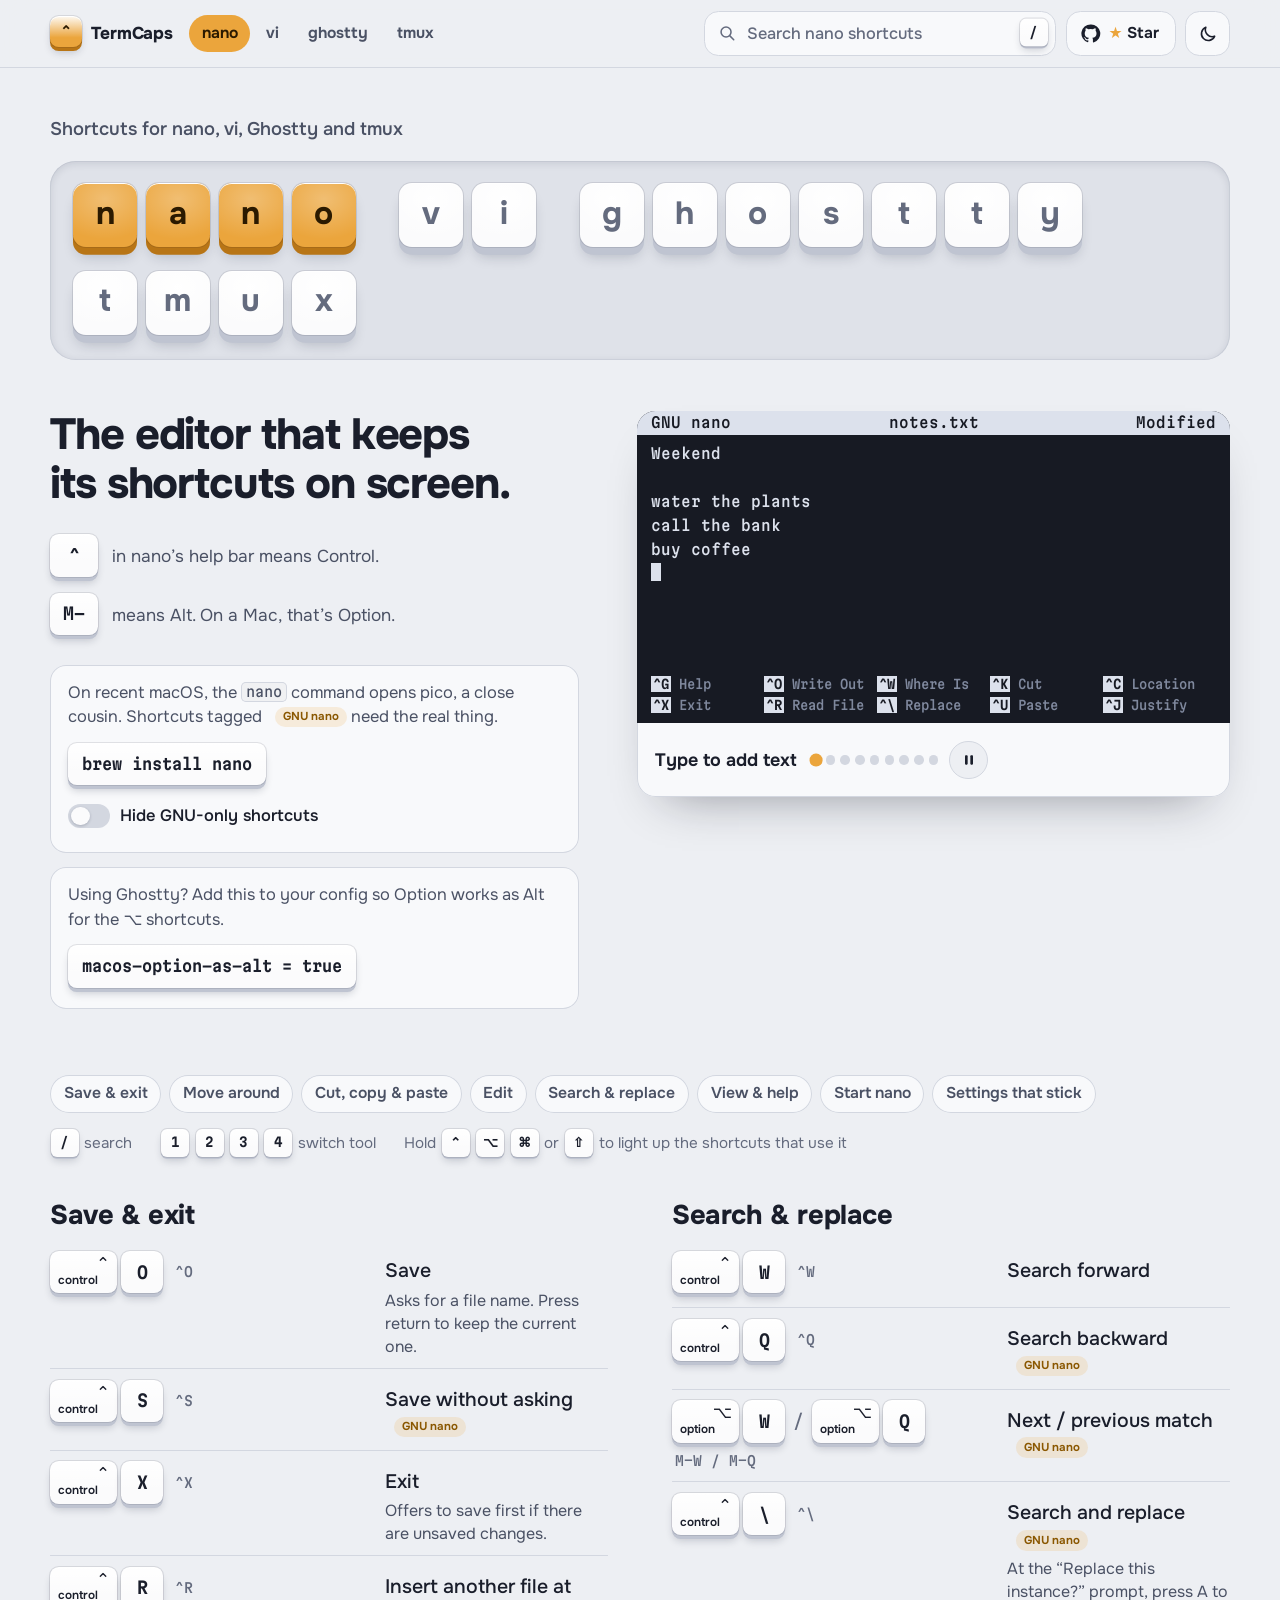
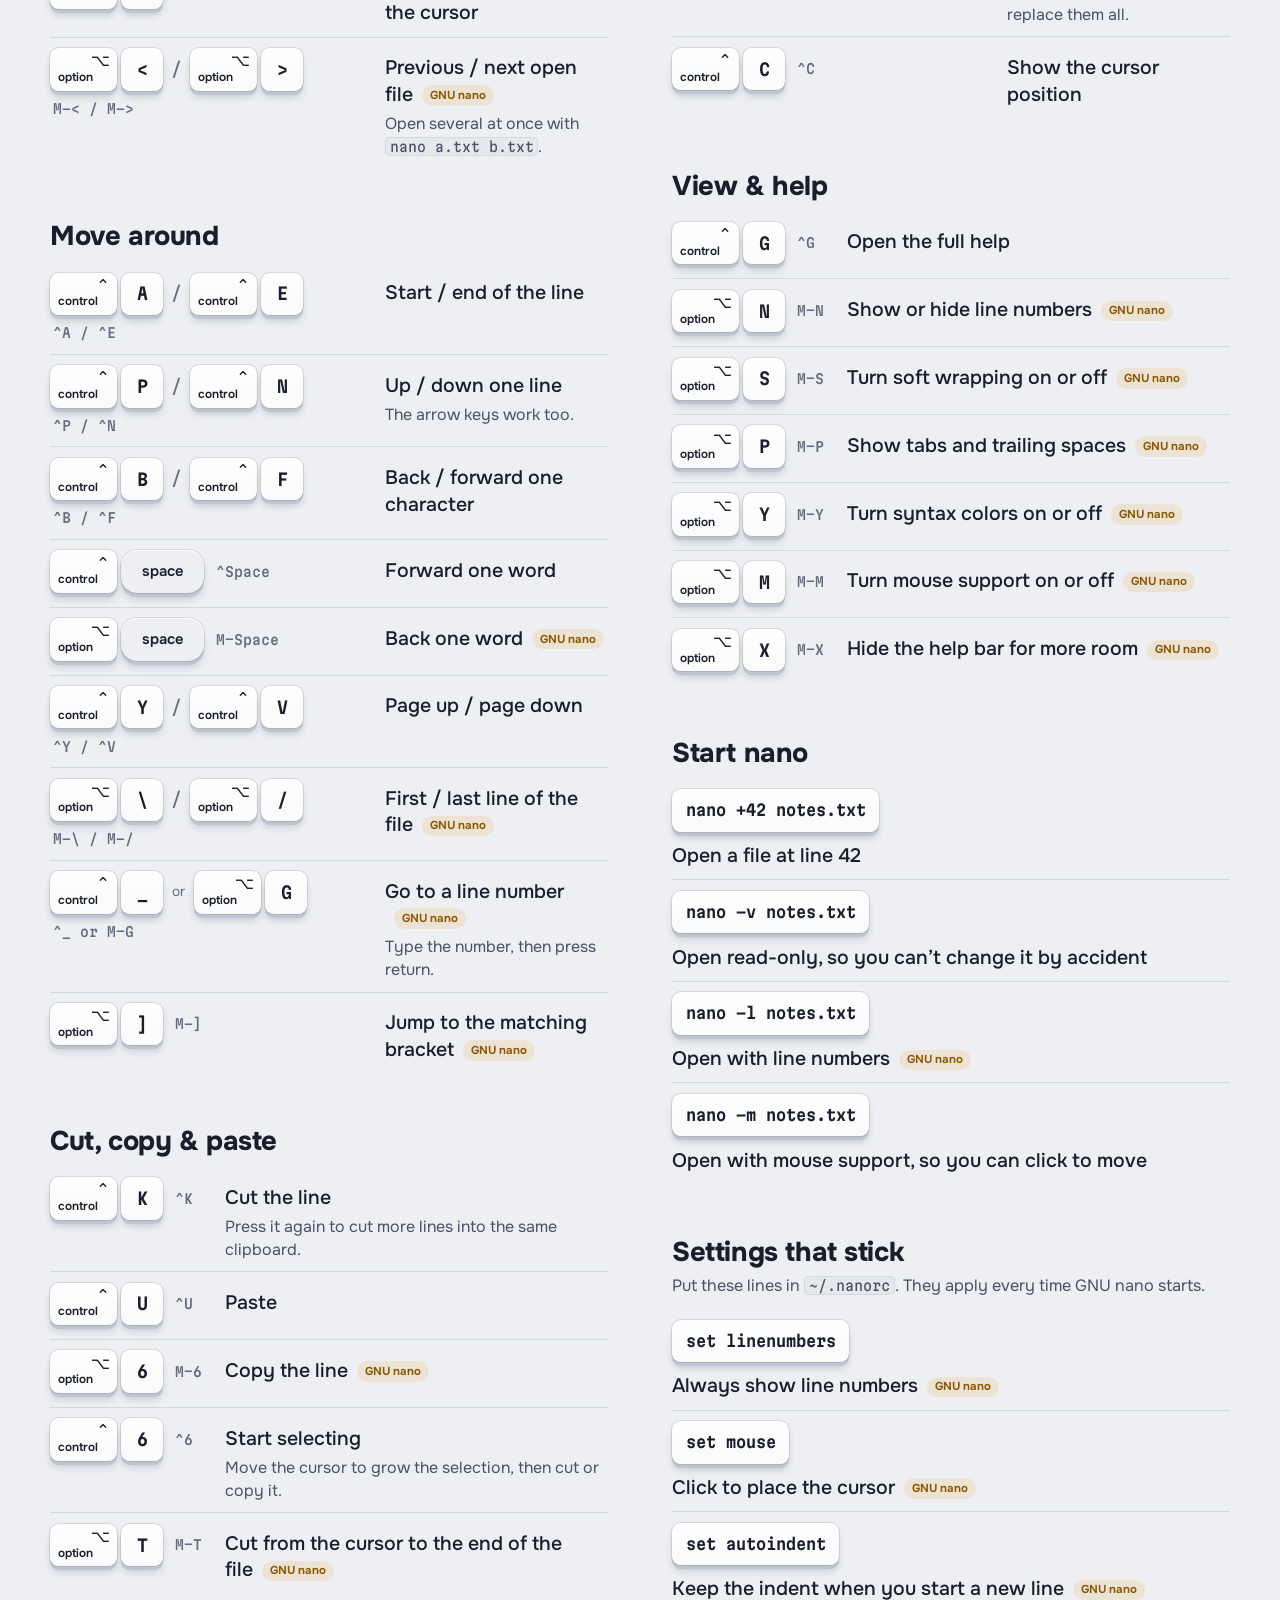
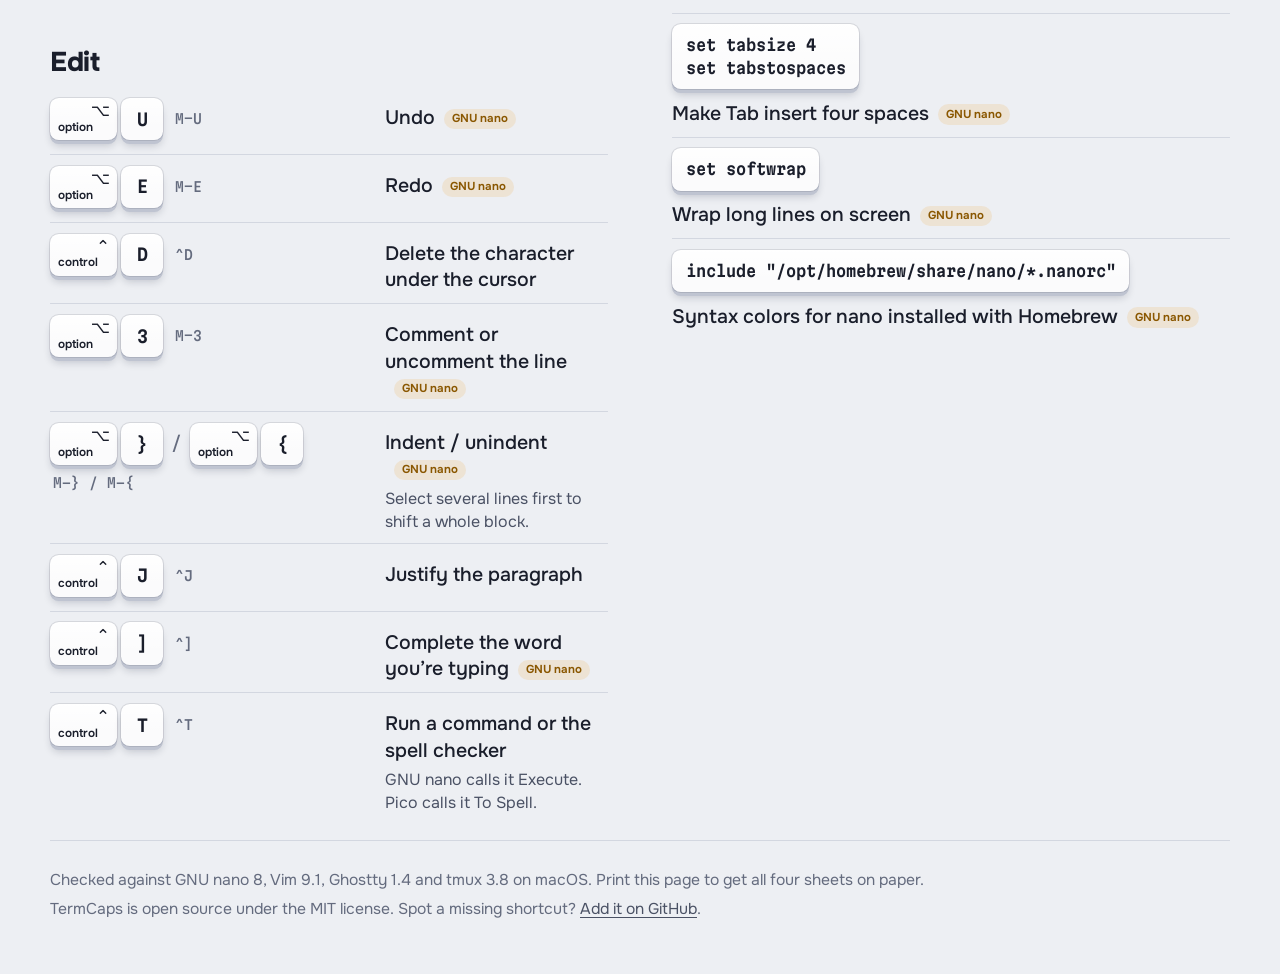
<file: index.html>
<!doctype html>
<html lang="en" data-tool="nano">
<head>
  <meta charset="utf-8">
  <meta name="viewport" content="width=device-width, initial-scale=1">
  <title>TermCaps: shortcuts for nano, vi, Ghostty and tmux</title>
  <meta name="description" content="Shortcuts for nano, vi, Ghostty and tmux, drawn as keycaps you can see.">
  <meta name="author" content="Nitin Sharma (nitin7dc)">
  <link rel="canonical" href="https://termcaps.com/">
  <link rel="icon" href="favicon.svg" type="image/svg+xml">
  <link rel="apple-touch-icon" href="apple-touch-icon.png">
  <meta name="theme-color" content="#edeff3" media="(prefers-color-scheme: light)">
  <meta name="theme-color" content="#15171d" media="(prefers-color-scheme: dark)">
  <meta property="og:type" content="website">
  <meta property="og:site_name" content="TermCaps">
  <meta property="og:title" content="TermCaps: shortcuts for nano, vi, Ghostty and tmux">
  <meta property="og:description" content="Shortcuts for nano, vi, Ghostty and tmux, drawn as keycaps you can see.">
  <meta property="og:url" content="https://termcaps.com/">
  <meta property="og:image" content="https://termcaps.com/docs/social-preview.png">
  <meta property="og:image:width" content="1280">
  <meta property="og:image:height" content="640">
  <meta property="og:image:alt" content="The word termcaps spelled in keycaps, with example shortcuts for nano, vi, Ghostty and tmux">
  <meta name="twitter:card" content="summary_large_image">
  <link rel="preconnect" href="https://fonts.googleapis.com">
  <link rel="preconnect" href="https://fonts.gstatic.com" crossorigin>
  <link rel="stylesheet" href="https://fonts.googleapis.com/css2?family=Martian+Mono:wdth,wght@75..112.5,400..700&family=Onest:wght@400..800&display=swap">
  <link rel="stylesheet" href="styles.css">
  <script>
    try { var t = localStorage.getItem('ks-theme'); if (t) document.documentElement.dataset.theme = t; } catch (e) {}
  </script>
</head>
<body>
  <header class="bar">
    <div class="bar-in">
      <a class="brand" href="#top"><span class="cap" aria-hidden="true">⌃</span><span class="brand-name">TermCaps</span></a>
      <nav class="mini" id="mini" aria-label="Switch tool"></nav>
      <div class="bar-right">
        <label class="search">
          <svg viewBox="0 0 24 24" aria-hidden="true"><circle cx="10.5" cy="10.5" r="6.5"/><path d="m15.5 15.5 5 5"/></svg>
          <input id="q" type="search" placeholder="Search nano shortcuts" autocomplete="off" spellcheck="false" aria-label="Search shortcuts">
          <span class="cap sm" aria-hidden="true">/</span>
        </label>
        <a class="gh-link" href="https://github.com/nitin7dc/termcaps" aria-label="Star TermCaps on GitHub">
          <svg viewBox="0 0 24 24" aria-hidden="true"><path d="M12 .5a11.5 11.5 0 0 0-3.64 22.41c.58.1.79-.25.79-.56v-2c-3.2.7-3.88-1.37-3.88-1.37-.52-1.33-1.28-1.69-1.28-1.69-1.04-.71.08-.7.08-.7 1.16.08 1.77 1.19 1.77 1.19 1.03 1.76 2.7 1.25 3.36.96.1-.75.4-1.25.73-1.54-2.56-.29-5.25-1.28-5.25-5.68 0-1.26.45-2.28 1.19-3.09-.12-.29-.52-1.46.11-3.05 0 0 .97-.31 3.17 1.18a11 11 0 0 1 5.77 0c2.2-1.49 3.17-1.18 3.17-1.18.63 1.59.23 2.76.11 3.05.74.81 1.19 1.83 1.19 3.09 0 4.41-2.7 5.38-5.26 5.67.41.36.78 1.06.78 2.14v3.17c0 .31.21.67.8.56A11.5 11.5 0 0 0 12 .5z"/></svg>
          <span><b class="gh-star" aria-hidden="true">★</b> Star</span>
        </a>
        <button id="theme" class="icon-btn" type="button" aria-label="Switch theme"></button>
      </div>
    </div>
  </header>

  <main id="top">
    <section class="hero">
      <h1>Shortcuts for nano, vi, Ghostty and tmux</h1>
      <div class="plate" id="words" role="tablist" aria-label="Tools"></div>
    </section>

    <div id="panels"></div>

    <footer>
      <p>Checked against GNU nano 8, Vim 9.1, Ghostty 1.4 and tmux 3.8 on macOS. Print this page to get all four sheets on paper.</p>
      <p>TermCaps is open source under the MIT license. Spot a missing shortcut? <a href="https://github.com/nitin7dc/termcaps">Add it on GitHub</a>.</p>
    </footer>
  </main>

  <div class="toast" id="toast" role="status" aria-live="polite"></div>

  <script src="data.js"></script>
  <script src="keys.js"></script>
  <script src="demos.js"></script>
  <script src="app.js"></script>
</body>
</html>
</file>
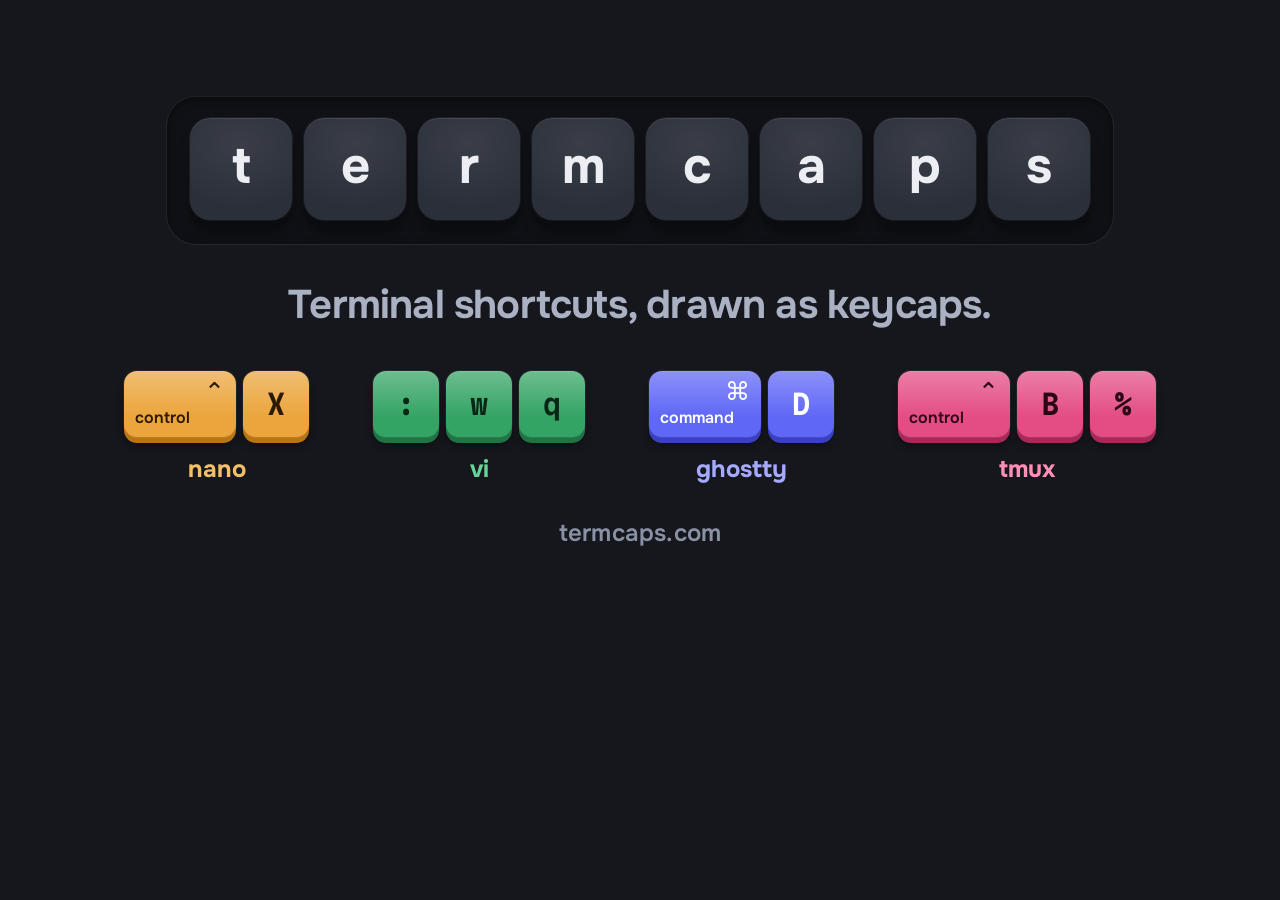
<file: docs/social-preview.html>
<!doctype html>
<html lang="en" data-theme="dark">
<head>
  <meta charset="utf-8">
  <title>TermCaps social preview</title>
  <!-- Rendered to social-preview.png at 1280x640 for GitHub and link previews. -->
  <link rel="stylesheet" href="https://fonts.googleapis.com/css2?family=Martian+Mono:wdth,wght@75..112.5,400..700&family=Onest:wght@400..800&display=swap">
  <link rel="stylesheet" href="../styles.css">
  <style>
    html, body { width: 1280px; height: 640px; margin: 0; overflow: hidden; }
    body { display: grid; place-items: center; background: var(--bg); }
    .card { display: flex; flex-direction: column; align-items: center; }

    .title {
      display: flex;
      gap: 12px;
      padding: 22px 24px 16px;
      border-radius: 30px;
      background: var(--plate);
      box-shadow: inset 0 2px 8px var(--plate-shadow), inset 0 0 0 1px var(--line);
    }
    .title .lc { --s: 102px; --d0: 9px; color: var(--ink); }

    .tagline { margin: 38px 0 44px; font: 650 40px/1.1 var(--sans); letter-spacing: -0.02em; color: var(--ink-2); }

    .tools { display: flex; gap: 64px; }
    .tool { display: flex; flex-direction: column; align-items: center; gap: 14px; }
    .tool .keys { display: flex; gap: 7px; }
    .tool .cap {
      --h: 66px;
      --d0: 6px;
      min-width: 66px;
      border-radius: 13px;
      font-size: 28px;
      background-color: var(--c);
      color: var(--c-on);
      --cap-side: var(--c-side);
      --sheen: rgba(255, 255, 255, 0.28);
    }
    .tool .cap.two { min-width: 112px; padding: 0 11px 11px; }
    .tool .cap.two b { top: 9px; right: 11px; font-size: 25px; }
    .tool .cap.two i { font-size: 16px; }
    .tool .name { font: 700 24px/1 var(--sans); color: var(--c-ink); }
    .nano { --c: var(--nano); --c-on: var(--nano-on); --c-side: var(--nano-side); --c-ink: var(--nano-ink); }
    .vi { --c: var(--vi); --c-on: var(--vi-on); --c-side: var(--vi-side); --c-ink: var(--vi-ink); }
    .ghostty { --c: var(--ghostty); --c-on: var(--ghostty-on); --c-side: var(--ghostty-side); --c-ink: var(--ghostty-ink); }
    .tmux { --c: var(--tmux); --c-on: var(--tmux-on); --c-side: var(--tmux-side); --c-ink: var(--tmux-ink); }

    .url { margin: 40px 0 0; font: 600 24px/1 var(--sans); color: var(--ink-3); letter-spacing: 0.01em; }
  </style>
</head>
<body>
  <div class="card">
    <div class="title" aria-label="termcaps">
      <span class="lc">t</span><span class="lc">e</span><span class="lc">r</span><span class="lc">m</span><span class="lc">c</span><span class="lc">a</span><span class="lc">p</span><span class="lc">s</span>
    </div>

    <p class="tagline">Terminal shortcuts, drawn as keycaps.</p>

    <div class="tools">
      <div class="tool nano">
        <div class="keys"><span class="cap two"><b>⌃</b><i>control</i></span><span class="cap">X</span></div>
        <span class="name">nano</span>
      </div>
      <div class="tool vi">
        <div class="keys"><span class="cap">:</span><span class="cap">w</span><span class="cap">q</span></div>
        <span class="name">vi</span>
      </div>
      <div class="tool ghostty">
        <div class="keys"><span class="cap two"><b>⌘</b><i>command</i></span><span class="cap">D</span></div>
        <span class="name">ghostty</span>
      </div>
      <div class="tool tmux">
        <div class="keys"><span class="cap two"><b>⌃</b><i>control</i></span><span class="cap">B</span><span class="cap">%</span></div>
        <span class="name">tmux</span>
      </div>
    </div>

    <p class="url">termcaps.com</p>
  </div>
</body>
</html>
</file>
<file: styles.css>
/* ============ Tokens ============ */
@property --d {
  syntax: '<length>';
  inherits: true;
  initial-value: 4px;
}

:root {
  --sans: 'Onest', ui-sans-serif, system-ui, -apple-system, 'Segoe UI', sans-serif;
  --mono: 'Martian Mono', ui-monospace, 'SF Mono', Menlo, monospace;
  --max: 1260px;
  --gut: clamp(16px, 4vw, 40px);

  --bg: #edeff3;
  --surface: #f8f9fb;
  --plate: #dfe2e9;
  --plate-shadow: rgba(20, 26, 50, 0.12);
  --ink: #1a1e2b;
  --ink-2: #4a5164;
  --ink-3: #646b7e;
  --line: #d3d7e0;
  --row-hover: rgba(26, 30, 43, 0.035);

  --cap: #fbfbfc;
  --sheen: rgba(255, 255, 255, 0.95);
  --cap-ink: #1a1e2b;
  --cap-side: #bfc4d1;
  --cap-edge: rgba(20, 24, 40, 0.11);
  --cap-hi: rgba(255, 255, 255, 1);
  --cap-shadow: rgba(20, 26, 50, 0.22);

  --term: #171a23;
  --term-2: #222634;
  --term-ink: #dce1ec;
  --term-dim: #7f889d;

  --nano: #eba53c; --nano-side: #b87516; --nano-on: #2b1a00; --nano-ink: #8a5700; --nano-soft: rgba(235, 165, 60, 0.17);
  --vi: #34a464; --vi-side: #1f7444; --vi-on: #062616; --vi-ink: #1b7343; --vi-soft: rgba(52, 164, 100, 0.15);
  --ghostty: #5f67f6; --ghostty-side: #3a40c2; --ghostty-on: #ffffff; --ghostty-ink: #3f47d4; --ghostty-soft: rgba(95, 103, 246, 0.14);
  --tmux: #e34d84; --tmux-side: #a8285a; --tmux-on: #2b0716; --tmux-ink: #b02a5c; --tmux-soft: rgba(227, 77, 132, 0.14);
  --tmux-green: #4cba5a; /* tmux's default status bar, used in the demo */

  color-scheme: light;
}

@media (prefers-color-scheme: dark) {
  :root:not([data-theme='light']) {
    --bg: #15171d;
    --surface: #1d2028;
    --plate: #0f1116;
    --plate-shadow: rgba(0, 0, 0, 0.5);
    --ink: #eceef4;
    --ink-2: #aab1c3;
    --ink-3: #8a91a5;
    --line: #2b303b;
    --row-hover: rgba(255, 255, 255, 0.03);
    --cap: #2b2f3a;
    --sheen: rgba(255, 255, 255, 0.07);
    --cap-ink: #eceef4;
    --cap-side: #0a0c10;
    --cap-edge: rgba(255, 255, 255, 0.06);
    --cap-hi: rgba(255, 255, 255, 0.09);
    --cap-shadow: rgba(0, 0, 0, 0.55);
    --term: #0d0f14;
    --term-2: #1a1d27;
    --nano-ink: #f5c065; --nano-soft: rgba(235, 165, 60, 0.14);
    --vi-ink: #66d396; --vi-soft: rgba(52, 164, 100, 0.14);
    --ghostty-ink: #a5aaff; --ghostty-soft: rgba(95, 103, 246, 0.18);
    --tmux-ink: #ff8fb6; --tmux-soft: rgba(227, 77, 132, 0.18);
    color-scheme: dark;
  }
}
:root[data-theme='dark'] {
  --bg: #15171d;
  --surface: #1d2028;
  --plate: #0f1116;
  --plate-shadow: rgba(0, 0, 0, 0.5);
  --ink: #eceef4;
  --ink-2: #aab1c3;
  --ink-3: #8a91a5;
  --line: #2b303b;
  --row-hover: rgba(255, 255, 255, 0.03);
  --cap: #2b2f3a;
  --sheen: rgba(255, 255, 255, 0.07);
  --cap-ink: #eceef4;
  --cap-side: #0a0c10;
  --cap-edge: rgba(255, 255, 255, 0.06);
  --cap-hi: rgba(255, 255, 255, 0.09);
  --cap-shadow: rgba(0, 0, 0, 0.55);
  --term: #0d0f14;
  --term-2: #1a1d27;
  --nano-ink: #f5c065; --nano-soft: rgba(235, 165, 60, 0.14);
  --vi-ink: #66d396; --vi-soft: rgba(52, 164, 100, 0.14);
  --ghostty-ink: #a5aaff; --ghostty-soft: rgba(95, 103, 246, 0.18);
  --tmux-ink: #ff8fb6; --tmux-soft: rgba(227, 77, 132, 0.18);
  color-scheme: dark;
}

/* The active tool sets the accent for the whole page */
:root, [data-tool='nano'] {
  --accent: var(--nano); --accent-side: var(--nano-side); --accent-on: var(--nano-on); --accent-ink: var(--nano-ink); --accent-soft: var(--nano-soft);
}
[data-tool='vi'] {
  --accent: var(--vi); --accent-side: var(--vi-side); --accent-on: var(--vi-on); --accent-ink: var(--vi-ink); --accent-soft: var(--vi-soft);
}
[data-tool='ghostty'] {
  --accent: var(--ghostty); --accent-side: var(--ghostty-side); --accent-on: var(--ghostty-on); --accent-ink: var(--ghostty-ink); --accent-soft: var(--ghostty-soft);
}
[data-tool='tmux'] {
  --accent: var(--tmux); --accent-side: var(--tmux-side); --accent-on: var(--tmux-on); --accent-ink: var(--tmux-ink); --accent-soft: var(--tmux-soft);
}

/* ============ Base ============ */
*, *::before, *::after { box-sizing: border-box; }
html { -webkit-text-size-adjust: 100%; scroll-padding-top: 5.5rem; }
body {
  margin: 0;
  background: var(--bg);
  color: var(--ink);
  font-family: var(--sans);
  font-size: 1.125rem;
  line-height: 1.5;
  -webkit-font-smoothing: antialiased;
  transition: background-color 0.25s;
}
button, input { font: inherit; color: inherit; }
code {
  font-family: var(--mono);
  font-stretch: 87.5%;
  font-size: 0.86em;
  padding: 0.08em 0.35em;
  border-radius: 0.35em;
  background: var(--row-hover);
  box-shadow: inset 0 0 0 1px var(--line);
  overflow-wrap: anywhere;
}
mark { background: var(--accent-soft); color: inherit; border-radius: 0.2em; box-shadow: 0 0 0 2px var(--accent-soft); }
:focus-visible { outline: 3px solid var(--accent); outline-offset: 3px; border-radius: 6px; }
.print-title { display: none; }

/* ============ Keycaps ============ */
.cap {
  --d0: 4px;
  --d: var(--d0);
  --h: 2.65rem;
  position: relative;
  display: inline-flex;
  align-items: center;
  justify-content: center;
  min-width: var(--h);
  height: var(--h);
  margin-bottom: var(--d0);
  padding: 0 0.62rem;
  border: 0;
  border-radius: 0.55rem;
  font: 600 1.06rem/1 var(--mono);
  font-stretch: 87.5%;
  color: var(--cap-ink);
  background-color: var(--cap);
  background-image: linear-gradient(180deg, var(--sheen), transparent 70%);
  box-shadow:
    inset 0 1px 0 var(--cap-hi),
    0 0 0 1px var(--cap-edge),
    0 var(--d) 0 0 var(--cap-side),
    0 calc(var(--d) + 3px) 8px -2px var(--cap-shadow);
  transform: translateY(calc(var(--d0) - var(--d)));
  transition: --d 0.12s ease-out, background-color 0.2s, color 0.2s;
  white-space: nowrap;
  vertical-align: middle;
}
/* Two legends, like Apple's modifier keys: glyph top right, name bottom left */
.cap.two {
  min-width: 4.2rem;
  justify-content: flex-start;
  align-items: flex-end;
  padding: 0 0.5rem 0.42rem;
  font-family: var(--sans);
}
.cap.two b {
  position: absolute;
  top: 0.32rem;
  right: 0.45rem;
  font-size: 1.05rem;
  font-weight: 500;
  line-height: 1;
}
.cap.two i { font-style: normal; font-size: 0.74rem; font-weight: 600; line-height: 1; }
.cap.word { font: 600 0.92rem/1 var(--sans); padding: 0 0.75rem; }
/* tmux's prefix (ctrl+b), drawn as one labelled key */
.cap.pfx { color: var(--accent-ink); }
.armed .cap.pfx { --d: 1.5px; background-color: var(--accent); color: var(--accent-on); --cap-side: var(--accent-side); }
.cap.wide { min-width: 5.2rem; }
.cap.arrow { font-family: var(--sans); font-size: 1.1rem; letter-spacing: 0.08em; }
.cap.ph {
  background: transparent;
  box-shadow: none;
  border: 1.5px dashed var(--ink-3);
  color: var(--ink-2);
  font-style: italic;
  font-weight: 500;
  font-family: var(--sans);
  font-size: 0.95rem;
  transform: none;
}
.cap.cmd {
  height: auto;
  min-height: var(--h);
  padding: 0.62rem 0.85rem;
  justify-content: flex-start;
  text-align: left;
  line-height: 1.45;
  font-size: 0.98rem;
  white-space: pre-wrap;
  overflow-wrap: anywhere;
}
.cap.cmd em { font-style: italic; font-weight: 500; color: var(--accent-ink); }
button.cap.cmd { cursor: copy; }
button.cap.cmd:hover, .cap.cmd.copied { --d: 1px; }
.cap.cmd.copied { animation: copied 0.6s ease-out; }
@keyframes copied { 0% { background-color: var(--accent-soft); } }
.cap.sm {
  --d0: 2px;
  --h: 1.75rem;
  min-width: 1.75rem;
  padding: 0 0.42rem;
  border-radius: 0.38rem;
  font-size: 0.82rem;
}

.seq { display: inline-flex; flex-wrap: wrap; align-items: center; gap: 0.38rem; }
.chord { display: inline-flex; align-items: center; gap: 0.24rem; }
.sep { color: var(--ink-3); font-weight: 500; padding-bottom: 4px; }
.or { font-size: 0.85rem; color: var(--ink-3); padding-bottom: 4px; }
.nat {
  font: 500 0.85rem/1 var(--mono);
  font-stretch: 87.5%;
  color: var(--ink-3);
  margin-left: 0.2rem;
  padding-bottom: 4px;
}

/* ============ Top bar ============ */
.bar {
  position: sticky;
  top: 0;
  z-index: 30;
  background: color-mix(in srgb, var(--bg) 86%, transparent);
  -webkit-backdrop-filter: blur(14px);
  backdrop-filter: blur(14px);
  border-bottom: 1px solid transparent;
  transition: border-color 0.2s;
}
.past-hero .bar { border-bottom-color: var(--line); }
.bar-in {
  max-width: var(--max);
  margin: 0 auto;
  padding: 0.7rem var(--gut);
  display: flex;
  align-items: center;
  gap: 1rem;
}
.brand {
  display: flex;
  align-items: center;
  gap: 0.6rem;
  font-weight: 750;
  font-size: 1.08rem;
  letter-spacing: -0.01em;
  color: var(--ink);
  text-decoration: none;
  white-space: nowrap;
}
.brand .cap { --h: 1.9rem; font-size: 0.9rem; background-color: var(--accent); color: var(--accent-on); --cap-side: var(--accent-side); }
.mini { display: flex; gap: 0.2rem; opacity: 0; transform: translateY(-6px); pointer-events: none; transition: opacity 0.2s, transform 0.2s; }
.past-hero .mini { opacity: 1; transform: none; pointer-events: auto; }
.mini button {
  border: 0;
  background: transparent;
  color: var(--ink-2);
  font-weight: 650;
  font-size: 0.98rem;
  padding: 0.42rem 0.8rem;
  border-radius: 99px;
  cursor: pointer;
}
.mini button:hover { color: var(--ink); background: var(--row-hover); }
.mini button[aria-pressed='true'] { background: var(--accent); color: var(--accent-on); }
.bar-right { margin-left: auto; display: flex; align-items: center; gap: 0.6rem; }
.search { position: relative; display: flex; align-items: center; }
.search svg {
  position: absolute;
  left: 0.85rem;
  width: 1.15rem;
  height: 1.15rem;
  fill: none;
  stroke: var(--ink-3);
  stroke-width: 2;
  stroke-linecap: round;
  pointer-events: none;
}
.search input {
  -webkit-appearance: none;
  appearance: none;
  width: min(22rem, 44vw);
  height: 2.8rem;
  padding: 0 2.8rem 0 2.6rem;
  border: 1px solid var(--line);
  border-radius: 0.9rem;
  background: var(--surface);
  font-size: 1.02rem;
  font-weight: 500;
  transition: border-color 0.15s, box-shadow 0.15s;
}
.search input::placeholder { color: var(--ink-3); }
.search input::-webkit-search-cancel-button { display: none; }
.search input:focus { outline: none; border-color: var(--accent); box-shadow: 0 0 0 4px var(--accent-soft); }
.search .cap { position: absolute; right: 0.55rem; top: 50%; margin: 0; translate: 0 -55%; pointer-events: none; transition: opacity 0.15s; }
.search input:focus ~ .cap, .search input:not(:placeholder-shown) ~ .cap { opacity: 0; }
.icon-btn {
  display: grid;
  place-items: center;
  width: 2.8rem;
  height: 2.8rem;
  border: 1px solid var(--line);
  border-radius: 0.9rem;
  background: var(--surface);
  cursor: pointer;
}
.icon-btn:hover { border-color: var(--ink-3); }
.icon-btn svg { width: 1.25rem; height: 1.25rem; fill: none; stroke: var(--ink); stroke-width: 1.9; stroke-linecap: round; stroke-linejoin: round; }
.gh-link {
  display: inline-flex;
  align-items: center;
  gap: 0.5rem;
  height: 2.8rem;
  padding: 0 1rem 0 0.9rem;
  border: 1px solid var(--line);
  border-radius: 0.9rem;
  background: var(--surface);
  color: var(--ink);
  font-weight: 650;
  font-size: 0.98rem;
  text-decoration: none;
  white-space: nowrap;
}
.gh-link:hover { border-color: var(--ink-3); }
.gh-link svg { width: 1.2rem; height: 1.2rem; fill: var(--ink); }
.gh-star { color: var(--accent); font-weight: inherit; }
.gh-stars { margin-left: 0.15rem; padding-left: 0.6rem; border-left: 1px solid var(--line); color: var(--ink-2); font-variant-numeric: tabular-nums; }

/* ============ Hero: tool names in giant keycaps ============ */
main { max-width: var(--max); margin: 0 auto; padding: 0 var(--gut); }
.hero { padding: clamp(1.5rem, 4vw, 3rem) 0 0; }
.hero h1 { margin: 0 0 1.1rem; font-size: 1.15rem; font-weight: 550; color: var(--ink-2); letter-spacing: 0; }
.plate {
  display: flex;
  width: fit-content;
  max-width: 100%;
  flex-wrap: wrap;
  align-items: flex-start;
  gap: 1rem clamp(1.1rem, 3.4vw, 3rem);
  padding: clamp(0.85rem, 1.8vw, 1.35rem) clamp(0.85rem, 1.8vw, 1.5rem) calc(clamp(0.85rem, 1.8vw, 1.35rem) - 4px);
  border-radius: clamp(1rem, 2vw, 1.75rem);
  background: var(--plate);
  box-shadow: inset 0 2px 8px var(--plate-shadow), inset 0 0 0 1px var(--line);
}
.word {
  display: flex;
  gap: clamp(0.3rem, 0.7vw, 0.6rem);
  padding: 0;
  border: 0;
  background: none;
  border-radius: 1rem;
  cursor: pointer;
}
.word:focus-visible { outline-offset: 8px; }
.lc {
  --s: clamp(2.55rem, 5vw, 4.3rem);
  --d0: clamp(5px, 0.6vw, 8px);
  --d: var(--d0);
  display: grid;
  place-items: center;
  width: var(--s);
  height: var(--s);
  margin-bottom: var(--d0);
  padding-bottom: 0.08em;
  border-radius: calc(var(--s) * 0.2);
  font: 700 calc(var(--s) * 0.5) / 1 var(--sans);
  color: var(--ink-3);
  background-color: var(--cap);
  background-image: radial-gradient(120% 90% at 50% 25%, var(--sheen), transparent 70%);
  box-shadow:
    inset 0 1px 0 var(--cap-hi),
    0 0 0 1px var(--cap-edge),
    0 var(--d) 0 0 var(--cap-side),
    0 calc(var(--d) + 5px) 14px -4px var(--cap-shadow);
  transform: translateY(calc(var(--d0) - var(--d)));
  transition: --d 0.14s ease-out, background-color 0.25s ease calc(var(--i) * 70ms), color 0.25s ease calc(var(--i) * 70ms);
}
.word:hover .lc { --d: calc(var(--d0) + 2px); color: var(--ink-2); }
.word[aria-selected='true'] .lc {
  color: var(--accent-on);
  background-color: var(--accent);
  --cap-side: var(--accent-side);
  --sheen: rgba(255, 255, 255, 0.28);
}
.word:active .lc { --d: 1px; }
.word.typing .lc { animation: tap 0.34s cubic-bezier(0.3, 0.7, 0.4, 1) calc(var(--i) * 70ms) both; }
@keyframes tap {
  0% { --d: var(--d0); }
  35% { --d: 1px; }
  100% { --d: var(--d0); }
}

/* ============ Panel intro + demo ============ */
.intro {
  display: grid;
  grid-template-columns: minmax(0, 1fr) minmax(0, 1.12fr);
  gap: clamp(2rem, 4.5vw, 4.5rem);
  align-items: start;
  padding: clamp(2rem, 4vw, 3.25rem) 0 clamp(2rem, 4vw, 3rem);
}
.intro.no-demo { grid-template-columns: minmax(0, 46rem); }
.lede {
  margin: 0 0 1.6rem;
  font-size: clamp(1.9rem, 3.4vw, 2.85rem);
  line-height: 1.12;
  font-weight: 750;
  letter-spacing: -0.025em;
  text-wrap: balance;
}
.legend { list-style: none; margin: 0 0 1.6rem; padding: 0; display: grid; gap: 0.75rem; }
.legend li { display: flex; align-items: center; gap: 0.9rem; font-size: 1.08rem; color: var(--ink-2); }
.legend .cap { min-width: 3rem; margin-bottom: 4px; }
.legend li > .seq { flex: none; flex-wrap: nowrap; }
.legend.modes li { align-items: baseline; }
.mode {
  flex: none;
  min-width: 6.4rem;
  font-weight: 700;
  font-size: 1rem;
  color: var(--accent-ink);
  padding: 0.28rem 0.7rem;
  border-radius: 0.5rem;
  background: var(--accent-soft);
  text-align: center;
}
.legend b { color: var(--ink); font-family: var(--mono); font-stretch: 87.5%; font-size: 0.92em; }
.tip {
  margin: 0 0 0.9rem;
  padding: 1rem 1.15rem 1.05rem;
  border-radius: 1rem;
  background: var(--surface);
  box-shadow: inset 0 0 0 1px var(--line);
  color: var(--ink-2);
  font-size: 1.03rem;
}
.tip p { margin: 0; }
.tip b { color: var(--ink); font-family: var(--mono); font-stretch: 87.5%; font-size: 0.92em; }
.tip-cmd { margin-top: 0.8rem; }
.switch { display: inline-flex; align-items: center; gap: 0.65rem; margin-top: 0.9rem; cursor: pointer; color: var(--ink); font-weight: 550; }
.switch input { position: absolute; opacity: 0; width: 1px; height: 1px; }
.switch .track {
  position: relative;
  width: 2.6rem;
  height: 1.5rem;
  border-radius: 99px;
  background: var(--line);
  transition: background-color 0.2s;
}
.switch .track::after {
  content: '';
  position: absolute;
  top: 0.18rem;
  left: 0.18rem;
  width: 1.14rem;
  height: 1.14rem;
  border-radius: 50%;
  background: var(--cap);
  box-shadow: 0 1px 3px var(--cap-shadow);
  transition: translate 0.2s cubic-bezier(0.3, 0.7, 0.4, 1);
}
.switch input:checked + .track { background: var(--accent); }
.switch input:checked + .track::after { translate: 1.1rem 0; }
.switch input:focus-visible + .track { outline: 3px solid var(--accent); outline-offset: 3px; }

.tag {
  display: inline-block;
  margin-left: 0.55rem;
  padding: 0.28rem 0.5rem;
  border-radius: 99px;
  background: var(--accent-soft);
  color: var(--accent-ink);
  font: 650 0.72rem/1 var(--sans);
  vertical-align: 0.18em;
  white-space: nowrap;
}

/* The demo: a small dark terminal with a keystroke readout under it */
.demo {
  margin: 0;
  border-radius: 1.15rem;
  overflow: hidden;
  background: var(--surface);
  box-shadow: inset 0 0 0 1px var(--line), 0 24px 48px -28px rgba(15, 18, 32, 0.45);
}
.screen {
  height: 19.5rem;
  background: var(--term);
  color: var(--term-ink);
  font: 500 0.92rem/1.62 var(--mono);
  font-stretch: 87.5%;
  overflow: hidden;
}
.screen > * { height: 100%; }
.t-body { flex: 1; padding: 0.45rem 0.9rem; white-space: pre; overflow: hidden; }
.cur { background: var(--term-ink); color: var(--term); animation: blink 1.1s steps(1) infinite; }
.cur.bar { background: none; color: inherit; box-shadow: inset 2px 0 0 var(--term-ink); }
.cur.inv { background: var(--term); }
@keyframes blink { 50% { background: transparent; color: inherit; box-shadow: none; } }

.nano, .vi, .gt, .tx { display: flex; flex-direction: column; }
.n-head, .n-prompt { display: flex; justify-content: space-between; padding: 0 0.9rem; background: var(--term-ink); color: var(--term); }
.n-head span { flex: 1; }
.n-head span:nth-child(2) { text-align: center; }
.n-head span:last-child { text-align: right; }
.n-prompt { justify-content: flex-start; white-space: pre; }
.n-msg { min-height: 1.62em; text-align: center; }
.n-msg span { background: var(--term-ink); color: var(--term); padding: 0 0.3rem; }
.n-help {
  display: grid;
  grid-template-columns: repeat(5, minmax(0, 1fr));
  padding: 0 0.9rem 0.45rem;
  font-size: 0.8rem;
  color: var(--term-dim);
  white-space: nowrap;
  overflow: hidden;
}
.n-help b { font-weight: 600; background: var(--term-ink); color: var(--term); padding: 0 0.12rem; }
.n-help .flash { color: var(--term-ink); animation: helpflash 0.9s ease-out; }
.n-help .flash b { background: var(--nano); color: var(--nano-on); }
@keyframes helpflash { 0% { color: var(--nano); } }

.v-tilde { color: #5f72d9; }
.v-status { display: flex; justify-content: space-between; padding: 0 0.9rem 0.45rem; white-space: pre; }
.v-mode { font-weight: 700; }
.v-ruler { color: var(--term-dim); }

.sh { padding: 0.6rem 0.9rem; }
.sh-p { color: var(--term-dim); }

.gt-bar { display: flex; align-items: center; gap: 0.8rem; height: 2.3rem; padding: 0 0.8rem; background: var(--term-2); font-family: var(--sans); font-size: 0.8rem; }
.lights { display: flex; gap: 0.42rem; }
.lights i { width: 0.72rem; height: 0.72rem; border-radius: 50%; background: #ff5f57; }
.lights i:nth-child(2) { background: #febc2e; }
.lights i:nth-child(3) { background: #28c840; }
.gt-title { flex: 1; text-align: center; color: var(--term-dim); font-weight: 600; }
.gt-pad { width: 3.3rem; }
.gt-tabs { flex: 1; display: flex; gap: 0.25rem; }
.gt-tab { flex: 1; padding: 0.22rem; border-radius: 0.4rem; text-align: center; color: var(--term-dim); font-weight: 600; animation: grow 0.3s cubic-bezier(0.2, 0.8, 0.2, 1); }
.gt-tab.on { background: rgba(255, 255, 255, 0.09); color: var(--term-ink); }
.gt-body { flex: 1; display: flex; min-height: 0; }
.split { flex: 1; display: flex; gap: 2px; background: #3a4052; min-width: 0; min-height: 0; }
.split-col { flex-direction: column; }
.pane {
  flex: 1;
  min-width: 0;
  min-height: 0;
  padding: 0.45rem 0.75rem;
  background: var(--term);
  font-size: 0.82rem;
  white-space: pre;
  overflow: hidden;
  opacity: 0.55;
}
.pane.on { opacity: 1; }
.pane.fresh { animation: grow 0.38s cubic-bezier(0.2, 0.8, 0.2, 1); }
.pane.gain { animation: gain 0.35s ease-out; }
@keyframes grow { from { opacity: 0; transform: scale(0.96); } }
@keyframes gain { from { opacity: 0.55; } }
.tx.back { animation: grow 0.38s cubic-bezier(0.2, 0.8, 0.2, 1); }
.tx-body { flex: 1; display: flex; min-height: 0; overflow: hidden; }
.tx .split { gap: 1px; background: #3a4052; }
.tx .pane { opacity: 0.62; }
.tx .pane.on { opacity: 1; outline: 1px solid var(--tmux-green); }
.tx-status { display: flex; gap: 1ch; padding: 0 0.6rem; background: var(--tmux-green); color: #0b0d12; white-space: pre; overflow: hidden; }
.tx-right { flex: 1 1 0; min-width: 0; overflow: hidden; text-align: right; }
.p-dir { color: #7dcfff; }
.p-ar { color: #a5aaff; }
.p-out { color: var(--term-dim); }

.hud {
  display: grid;
  grid-template-columns: auto minmax(0, 1fr) auto;
  align-items: center;
  gap: 0.9rem;
  min-height: 4.6rem;
  padding: 0.8rem 1rem 0.8rem 1.1rem;
}
.hud-keys { display: flex; align-items: center; gap: 0.3rem; min-height: 2.65rem; }
.hud-keys:empty { display: none; }
.hud-keys.go .cap { animation: hudtap 0.36s cubic-bezier(0.3, 0.7, 0.4, 1) calc(var(--i) * 110ms) both; }
.hud-keys.go .cap.mod { animation: hudhold 0.3s ease-out both; }
.hud-keys.go .chord:not(:last-child) .cap { animation: hudtap 0.36s cubic-bezier(0.3, 0.7, 0.4, 1) both; }
.hud-keys.go .chord:not(:last-child) ~ .cap, .hud-keys.go .chord:not(:last-child) ~ .chord .cap { animation-delay: calc(var(--i) * 110ms + 260ms); }
@keyframes hudtap { 0% { --d: var(--d0); } 35% { --d: 1px; background-color: var(--accent); color: var(--accent-on); } 100% { --d: var(--d0); } }
@keyframes hudhold { to { --d: 1.5px; background-color: var(--accent); color: var(--accent-on); } }
.hud-say { margin: 0; font-size: 1.12rem; font-weight: 650; line-height: 1.25; }
.hud-ctrl { display: flex; align-items: center; gap: 0.7rem; }
.dots { display: flex; gap: 0.32rem; }
.dot {
  width: 0.6rem;
  height: 0.6rem;
  padding: 0;
  border: 0;
  border-radius: 50%;
  background: var(--line);
  cursor: pointer;
  transition: background-color 0.2s, scale 0.2s;
}
.dot:hover { background: var(--ink-3); }
.dot[aria-current] { background: var(--accent); scale: 1.3; }
.play {
  display: grid;
  place-items: center;
  width: 2.4rem;
  height: 2.4rem;
  padding: 0;
  border: 1px solid var(--line);
  border-radius: 50%;
  background: var(--bg);
  cursor: pointer;
}
.play:hover { border-color: var(--ink-3); }
.play svg { width: 1rem; height: 1rem; fill: var(--ink); }

/* ============ Shortcut sections ============ */
.jump { display: flex; flex-wrap: wrap; gap: 0.5rem; margin: 0 0 1rem; padding-top: 0.25rem; }
.jump a {
  padding: 0.45rem 0.85rem;
  border-radius: 99px;
  background: var(--surface);
  box-shadow: inset 0 0 0 1px var(--line);
  color: var(--ink-2);
  font-size: 0.98rem;
  font-weight: 600;
  text-decoration: none;
}
.jump a:hover { color: var(--ink); box-shadow: inset 0 0 0 1px var(--ink-3); }
.hints { display: flex; flex-wrap: wrap; gap: 0.6rem 1.75rem; margin: 0 0 2.5rem; color: var(--ink-3); font-size: 0.95rem; }
.hints > span { display: inline-flex; align-items: center; gap: 0.3rem; }
.hints .cap { margin: 0 0.05rem 2px; }
.hints .cap.on, .cap.mod.on { --d: 1.5px; background-color: var(--accent); color: var(--accent-on); --cap-side: var(--accent-side); }

.sections { columns: 2 31rem; column-gap: clamp(2.5rem, 5vw, 5rem); }
.sec { break-inside: avoid; margin: 0 0 3.25rem; }
.sec h3 { margin: 0 0 0.35rem; font-size: 1.7rem; font-weight: 750; letter-spacing: -0.015em; line-height: 1.2; }
.sec .sn { margin: 0 0 0.6rem; max-width: 60ch; color: var(--ink-2); font-size: 1.02rem; }
.list {
  list-style: none;
  margin: 0.5rem 0 0;
  padding: 0;
  display: grid;
  grid-template-columns: fit-content(56%) minmax(0, 1fr);
  column-gap: 1.4rem;
}
.row {
  grid-column: 1 / -1;
  display: grid;
  grid-template-columns: subgrid;
  align-items: start;
  margin: 0 -0.75rem;
  padding: 0.72rem 0.75rem 0.62rem;
  border-radius: 0.8rem;
  background-image: linear-gradient(var(--line), var(--line));
  background-size: calc(100% - 1.5rem) 1px;
  background-position: center top;
  background-repeat: no-repeat;
  transition: opacity 0.18s, background-color 0.18s;
}
.row:first-child { background-image: none; }
.row:hover { background-color: var(--row-hover); }
.row:hover .keys > .seq .cap, .row:hover .keys > .cap:not(.cmd) { --d: 1.5px; }
.row[hidden] { display: none; }
.row.stack { display: flex; flex-direction: column; gap: 0.45rem; }
.keys { display: flex; flex-wrap: wrap; align-items: center; gap: 0.45rem 0.55rem; min-width: 0; }
.desc { padding-top: 0.46rem; min-width: 0; }
.row.stack .desc { padding-top: 0; }
.d { margin: 0; font-size: 1.22rem; font-weight: 520; line-height: 1.35; text-wrap: pretty; }
.n { margin: 0.25rem 0 0; color: var(--ink-2); font-size: 1rem; line-height: 1.45; }

/* Holding a modifier */
.holding .row:not(.lit) { opacity: 0.25; }
.row.lit { background-color: var(--accent-soft); }
.row.hit { animation: hit 1.1s ease-out; }
@keyframes hit { 0%, 30% { background-color: var(--accent); } }
.row.hit .d { animation: hitink 1.1s ease-out; }
@keyframes hitink { 0%, 30% { color: var(--accent-on); } }

.searching .intro, .searching .jump, .searching .hints { display: none; }
.searching .sections { padding-top: 2rem; }
.empty { padding: 2rem 0 5rem; }
.empty-t { margin: 0 0 1.2rem; font-size: clamp(1.4rem, 2.6vw, 1.9rem); font-weight: 700; letter-spacing: -0.01em; }
.acts { display: flex; flex-wrap: wrap; gap: 0.6rem; }
.btn {
  padding: 0.7rem 1.1rem;
  border: 1px solid var(--line);
  border-radius: 0.8rem;
  background: var(--surface);
  font-weight: 650;
  cursor: pointer;
}
.btn:hover { border-color: var(--ink-3); }
.btn.primary { border-color: transparent; background: var(--accent); color: var(--accent-on); }

footer {
  margin-top: 1rem;
  padding: 1.75rem 0 3rem;
  border-top: 1px solid var(--line);
  color: var(--ink-3);
  font-size: 0.98rem;
}
footer p { margin: 0 0 0.3rem; }
footer a { color: var(--ink-2); text-underline-offset: 0.2em; }
footer a:hover { color: var(--ink); }

.toast {
  position: fixed;
  left: 50%;
  bottom: 1.5rem;
  z-index: 40;
  max-width: calc(100vw - 32px);
  padding: 0.75rem 1.15rem;
  border-radius: 99px;
  background: var(--ink);
  color: var(--bg);
  font-weight: 600;
  font-size: 1rem;
  white-space: nowrap;
  overflow: hidden;
  text-overflow: ellipsis;
  translate: -50% calc(100% + 2rem);
  opacity: 0;
  transition: translate 0.25s cubic-bezier(0.3, 0.7, 0.4, 1), opacity 0.2s;
  pointer-events: none;
}
.toast.show { translate: -50% 0; opacity: 1; }

/* ============ Responsive ============ */
@media (max-width: 980px) {
  .intro { grid-template-columns: 1fr; }
  .demo { max-width: 40rem; }
}
@media (max-width: 720px) {
  .brand-name { display: none; }
  .past-hero .brand { display: none; }
  body:not(.past-hero) .mini { display: none; }
  .gh-link { width: 2.8rem; padding: 0; justify-content: center; flex: none; }
  .gh-link span { display: none; }
  .bar-in { gap: 0.6rem; }
  .bar-right { flex: 1; justify-content: flex-end; }
  .search { flex: 1; }
  .search input { width: 100%; }
  .past-hero .search { flex: 1 1 2.8rem; min-width: 2.8rem; }
  .past-hero .search .cap { display: none; }
  .past-hero .search input { min-width: 0; padding-right: 0.5rem; }
  .past-hero .gh-link { display: none; }
  .past-hero .bar-in:has(.search input:focus, .search input:not(:placeholder-shown)) .mini { display: none; }
}
@media (max-width: 600px) {
  body { font-size: 1.06rem; }
  .list { grid-template-columns: 1fr; }
  .row { display: flex; flex-wrap: wrap; align-items: flex-start; gap: 0.4rem 1rem; }
  .row .keys { flex: 0 1 auto; }
  .row .desc { flex: 1 1 11rem; padding-top: 0.5rem; }
  .row.stack .desc { padding-top: 0; }
  .d { font-size: 1.15rem; }
  .sec h3 { font-size: 1.5rem; }
  .screen { height: 17.5rem; font-size: 0.78rem; }
  .pane { font-size: 0.72rem; }
  .n-help { grid-template-columns: repeat(3, minmax(0, 1fr)); font-size: 0.72rem; }
  .n-help span:nth-child(5n + 4), .n-help span:nth-child(5n) { display: none; }
  .hud { grid-template-columns: 1fr auto; }
  .hud-keys { grid-column: 1 / -1; }
  .mini button { padding: 0.4rem 0.5rem; font-size: 0.92rem; }
  .tx-right { display: none; }
}
@media (hover: none) {
  .hints, .search .cap { display: none; }
  .search input { padding-right: 0.8rem; }
}

@media (prefers-reduced-motion: reduce) {
  *, *::before, *::after {
    animation-duration: 0.01ms !important;
    animation-iteration-count: 1 !important;
    transition-duration: 0.01ms !important;
    scroll-behavior: auto !important;
  }
}

/* ============ Print: every sheet ============ */
@media print {
  :root { --bg: #fff; --surface: #fff; --ink: #000; --ink-2: #333; --ink-3: #555; --line: #ccc; color-scheme: light; }
  .bar, .hero, .intro, .jump, .hints, .empty, .toast, footer { display: none !important; }
  .panel, .panel[hidden] { display: block !important; break-before: page; }
  .panel:first-child { break-before: auto; }
  .print-title { display: block; margin: 0 0 1rem; font-size: 2.2rem; }
  .sec[hidden], .row[hidden] { display: revert !important; }
  .hide-gnu .row[data-gnu] { display: none !important; }
  .cap { box-shadow: none !important; border: 1px solid #999; transform: none !important; margin-bottom: 0; background: #fff !important; color: #000 !important; }
  .row { break-inside: avoid; background-image: none; }
  .sections { columns: 2; }
}
</file>
